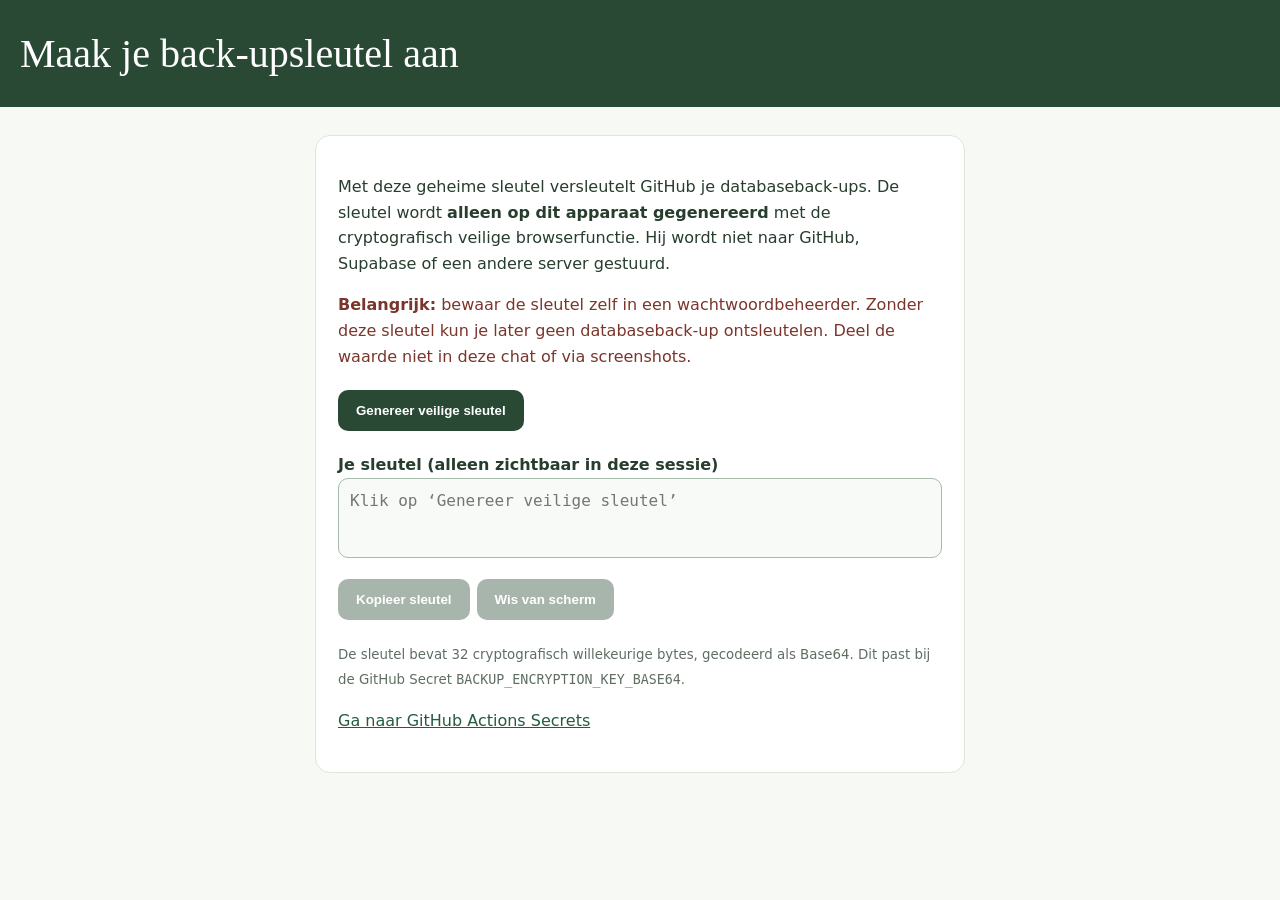
<file: backup-sleutel.html>
<!doctype html>
<html lang="nl">
<head>
<meta charset="utf-8"><meta name="viewport" content="width=device-width,initial-scale=1">
<meta http-equiv="Content-Security-Policy" content="default-src 'none'; script-src 'unsafe-inline'; style-src 'unsafe-inline'; connect-src 'none'; img-src 'none'; form-action 'none'; base-uri 'none'">
<meta name="robots" content="noindex,nofollow">
<title>Back-upsleutel aanmaken · Mijn Kookboek</title>
<style>
:root{color-scheme:light;font:16px/1.6 system-ui,sans-serif;color:#273d2d;background:#f7f9f5}
*{box-sizing:border-box}body{margin:0}
header{padding:30px 20px;background:#294935;color:white}
header h1{font:500 clamp(27px,5vw,40px) Georgia,serif;margin:0}
main{max-width:690px;margin:28px auto;padding:0 20px 48px}
.card{border:1px solid #dce7da;padding:22px;background:white;border-radius:15px}
a{color:#245c3e}
button{border:0;border-radius:10px;padding:13px 18px;background:#294935;color:white;font-weight:700;cursor:pointer;margin:5px 7px 5px 0}
button:disabled{opacity:.4;cursor:not-allowed}
textarea{display:block;width:100%;font:16px/1.4 ui-monospace,monospace;min-height:80px;resize:none;border:1px solid #a6bba9;border-radius:10px;padding:11px;background:#f7faf7;overflow-wrap:anywhere}
.notice{color:#7b352b}
small{color:#5f6e61}
</style></head>
<body><header><h1>Maak je back-upsleutel aan</h1></header>
<main><div class="card">
<p>Met deze geheime sleutel versleutelt GitHub je databaseback-ups. De sleutel wordt <strong>alleen op dit apparaat gegenereerd</strong> met de cryptografisch veilige browserfunctie. Hij wordt niet naar GitHub, Supabase of een andere server gestuurd.</p>
<p class="notice"><strong>Belangrijk:</strong> bewaar de sleutel zelf in een wachtwoordbeheerder. Zonder deze sleutel kun je later geen databaseback-up ontsleutelen. Deel de waarde niet in deze chat of via screenshots.</p>
<p><button type="button" id="generate">Genereer veilige sleutel</button></p>
<label for="result"><strong>Je sleutel (alleen zichtbaar in deze sessie)</strong></label>
<textarea id="result" spellcheck="false" autocomplete="off" autocapitalize="off" readonly placeholder="Klik op ‘Genereer veilige sleutel’"></textarea>
<p><button type="button" id="copy" disabled>Kopieer sleutel</button><button type="button" id="clear" disabled>Wis van scherm</button></p>
<p id="status" role="status" aria-live="polite"></p>
<p><small>De sleutel bevat 32 cryptografisch willekeurige bytes, gecodeerd als Base64. Dit past bij de GitHub Secret <code>BACKUP_ENCRYPTION_KEY_BASE64</code>.</small></p>
<p><a href="https://github.com/rikschipper798-lgtm/Mijn-kookboek/settings/secrets/actions">Ga naar GitHub Actions Secrets</a></p>
</div></main>
<script>
'use strict';
(function(){
 const generate=document.getElementById('generate');
 const copy=document.getElementById('copy');
 const clear=document.getElementById('clear');
 const result=document.getElementById('result');
 const status=document.getElementById('status');
 function wipe(){result.value='';copy.disabled=true;clear.disabled=true;status.textContent='Sleutel uit het invoerveld gewist. Heb je hem veilig opgeslagen?';}
 generate.onclick=()=>{
  if(!window.isSecureContext||!window.crypto||!window.crypto.getRandomValues){
   status.textContent='Veilige generatie is niet beschikbaar: open deze pagina via HTTPS in een actuele browser.';return;
  }
  if(result.value&&!window.confirm('Je bestaande sleutel vervangen? Bestaande back-ups met de oude sleutel kunnen daarna alleen met die oude sleutel worden hersteld.'))return;
  const bytes=new Uint8Array(32);
  window.crypto.getRandomValues(bytes);
  result.value=btoa(String.fromCharCode(...bytes));
  bytes.fill(0);
  copy.disabled=false;clear.disabled=false;
  status.textContent='Sleutel aangemaakt. Kopieer hem naar GitHub Secrets en bewaar een aparte kopie in je wachtwoordbeheerder.';
 };
 copy.onclick=async()=>{
  if(!result.value)return;
  try{await navigator.clipboard.writeText(result.value);status.textContent='Gekopieerd. Plak de sleutel in de GitHub Secret en bewaar hem veilig.';}
  catch{result.focus();result.select();status.textContent='Automatisch kopiëren lukte niet. Selecteer en kopieer de sleutel handmatig.';}
 };
 clear.onclick=wipe;
 window.addEventListener('pagehide',wipe);
})();
</script></body></html>
</file>
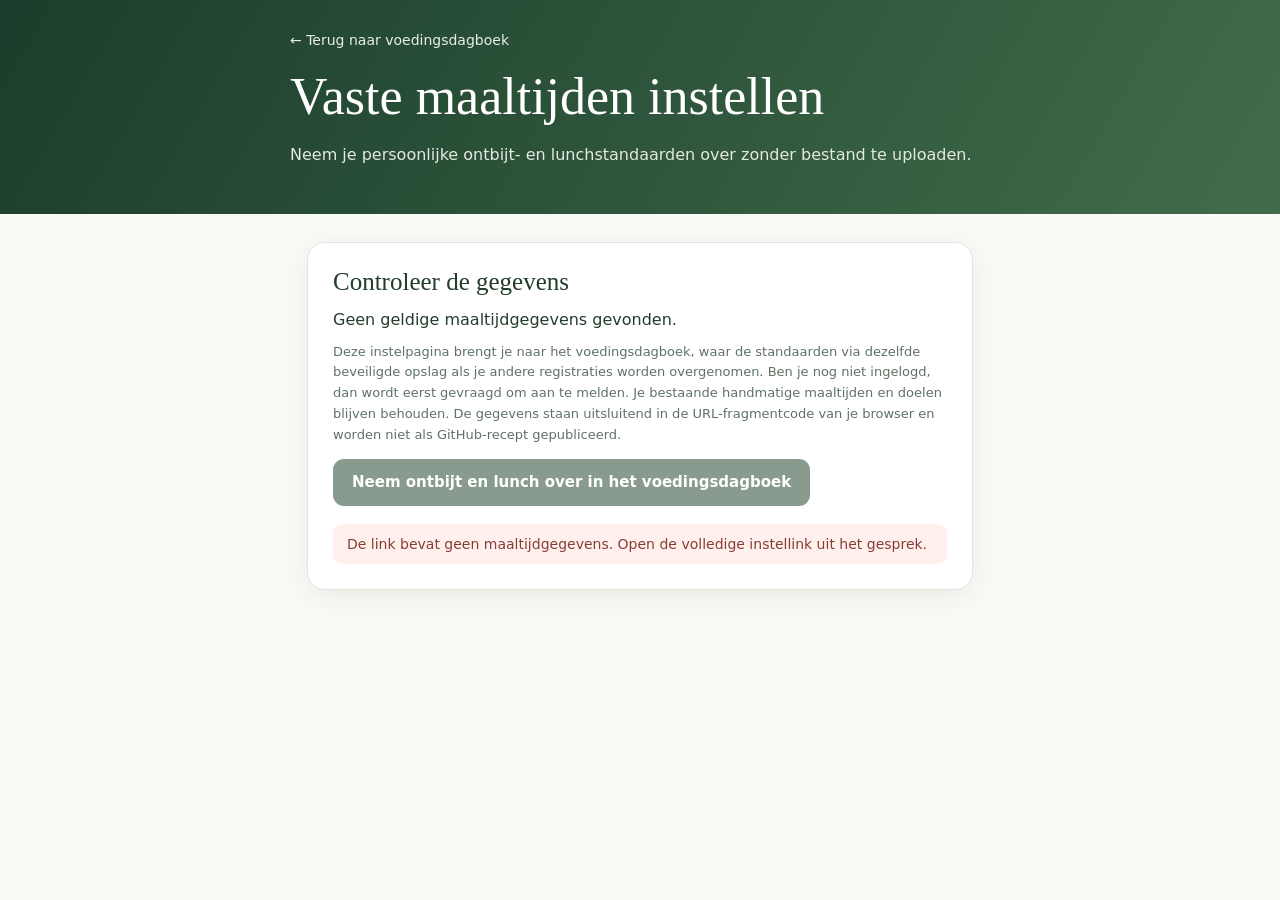
<file: instellen-vaste-maaltijden.html>
<!doctype html>
<html lang="nl">
<head>
<meta charset="utf-8">
<meta name="viewport" content="width=device-width,initial-scale=1">
<meta name="theme-color" content="#294935">
<title>Vaste maaltijden instellen · Mijn Kookboek</title>
<style>
:root{font-family:system-ui,-apple-system,"Segoe UI",sans-serif;color:#243c2b;background:#faf9f5}
*{box-sizing:border-box}body{margin:0}
header{padding:30px max(22px,calc((100vw - 700px)/2));background:linear-gradient(120deg,#1b3d2b,#416c4b);color:white}
header a{color:#e8eee4;text-decoration:none;font-size:14px}header h1{font:500 clamp(34px,6vw,52px) Georgia,serif;margin:18px 0 8px}
header p{color:#e3eade;line-height:1.6}
main{max-width:700px;margin:28px auto;padding:0 17px 50px}
.panel{background:white;border:1px solid #e2e6df;border-radius:18px;padding:25px;box-shadow:0 6px 24px #34403413}
h2{font:500 25px Georgia,serif;margin:0 0 14px}
.meal{border:1px solid #e1e9dc;background:#f7faf6;border-radius:12px;padding:16px;margin:12px 0}
.meal h3{font-size:17px;margin:0 0 7px}
.meal p{font-size:14px;line-height:1.6;margin:0 0 7px}
.meal strong{font-size:21px}
p.note{font-size:13px;line-height:1.6;color:#5f7265}
button,a.btn{display:inline-block;border:0;border-radius:11px;padding:13px 19px;cursor:pointer;background:#294935;color:white;text-decoration:none;font-weight:750;font:700 15px system-ui;min-height:47px}
button:disabled{opacity:.55}
a.btn{background:#e7f0e6;color:#294935}
button:hover{background:#1a3f28}
#result{border-radius:10px;margin-top:18px;padding:12px 14px;font-size:14px}
#result:not(:empty){background:#ecf5ec}
#result.error{background:#fff0ed;color:#853e37}
:focus-visible{outline:3px solid #c38d60;outline-offset:3px}

@media(max-width:650px){
 header a{display:inline-flex;align-items:center;min-height:44px;padding:10px 0}
}
</style>
</head>
<body>
<header><a href="./voeding.html">← Terug naar voedingsdagboek</a><h1>Vaste maaltijden instellen</h1><p>Neem je persoonlijke ontbijt- en lunchstandaarden over zonder bestand te uploaden.</p></header>
<main><section class="panel">
<h2>Controleer de gegevens</h2>
<div id="preview"><p>Gegevens controleren…</p></div>
<p class="note">Deze instelpagina brengt je naar het voedingsdagboek, waar de standaarden via dezelfde beveiligde opslag als je andere registraties worden overgenomen. Ben je nog niet ingelogd, dan wordt eerst gevraagd om aan te melden. Je bestaande handmatige maaltijden en doelen blijven behouden. De gegevens staan uitsluitend in de URL-fragmentcode van je browser en worden niet als GitHub-recept gepubliceerd.</p>
<button id="apply" type="button" disabled>Neem ontbijt en lunch over in het voedingsdagboek</button>
<div id="result" role="status" aria-live="polite"></div>
</section></main>
<script>
'use strict';
(function(){
 const SLOTS=['ontbijt','lunch'],MACROS=['kcal','proteinG','carbsG','fatG','fiberG'];
 const $=id=>document.getElementById(id);
 const escape=s=>String(s).replace(/[&<>"']/g,c=>({'&':'&amp;','<':'&lt;','>':'&gt;','"':'&quot;',"'":'&#39;'}[c]));
 const validDate=v=>typeof v==='string'&&/^\d{4}-\d{2}-\d{2}$/.test(v)&&new Date(v+'T12:00:00').toLocaleDateString('sv-SE')===v;
 let payload;
 function message(s,error=false){$('result').textContent=s;$('result').classList.toggle('error',error);}
 function validate(data){
  if(!data||data.app!=='mijn-kookboek-vaste-maaltijden'||data.version!==1||!data.weekdayPresets)throw Error('Deze instellink bevat geen geldige standaardmaaltijden.');
  const p={};
  for(const slot of SLOTS){
   const meal=data.weekdayPresets[slot];
   if(!meal||typeof meal.title!=='string'||!meal.title.trim()||meal.title.length>120||
      !validDate(meal.startDate)||typeof meal.enabled!=='boolean'||!meal.nutrition||
      !MACROS.every(k=>meal.nutrition[k]===null||Number.isFinite(meal.nutrition[k])&&meal.nutrition[k]>=0&&meal.nutrition[k]<=10000))
      throw Error('Onvolledige of onjuiste gegevens voor '+slot+'.');
   p[slot]={title:meal.title,enabled:meal.enabled,startDate:meal.startDate,nutrition:Object.fromEntries(MACROS.map(k=>[k,meal.nutrition[k]]))};
  }
  return p;
 }
 try{
  const prefix='#gegevens=';
  if(!location.hash.startsWith(prefix))throw Error('De link bevat geen maaltijdgegevens. Open de volledige instellink uit het gesprek.');
  const input=decodeURIComponent(location.hash.slice(prefix.length));
  payload=validate(JSON.parse(input));
  $('preview').innerHTML=SLOTS.map(slot=>{
   const m=payload[slot];
   return '<div class="meal"><h3>'+(slot==='ontbijt'?'Ontbijt':'Lunch')+'</h3><p>'+escape(m.title)+'</p><strong>'+m.nutrition.kcal.toLocaleString('nl-NL')+' kcal</strong></div>';
  }).join('');
  $('apply').disabled=false;
 }catch(error){
  $('preview').textContent='Geen geldige maaltijdgegevens gevonden.';
  message(error.message,true);
 }
 $('apply').onclick=()=>{
  if(!payload)return;
  try{
   const forwarded={app:'mijn-kookboek-vaste-maaltijden',version:1,weekdayPresets:payload};
   const target='./voeding.html#vaste-maaltijden='+encodeURIComponent(JSON.stringify(forwarded));
   location.assign(target);
  }catch(e){message('Overnemen is niet gelukt: '+e.message,true);}
 };

})();
</script>
</body>
</html>
</file>
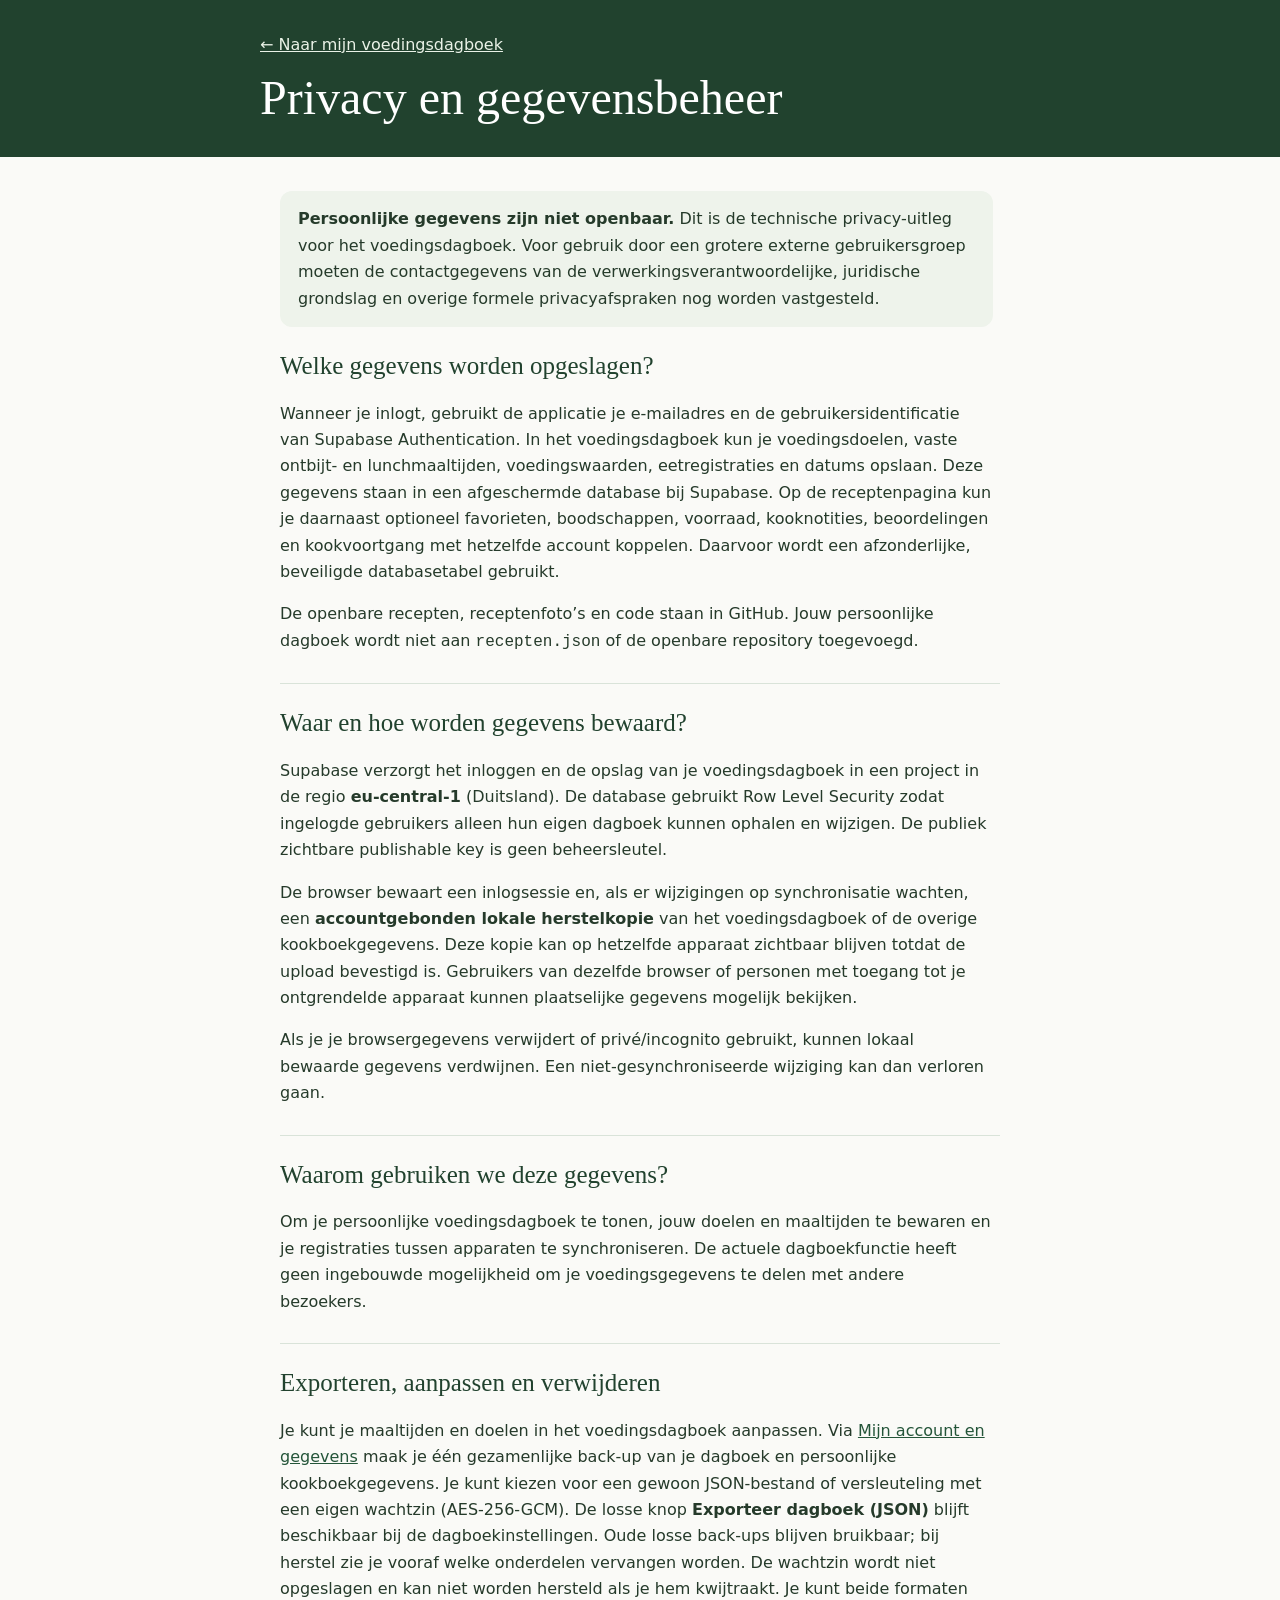
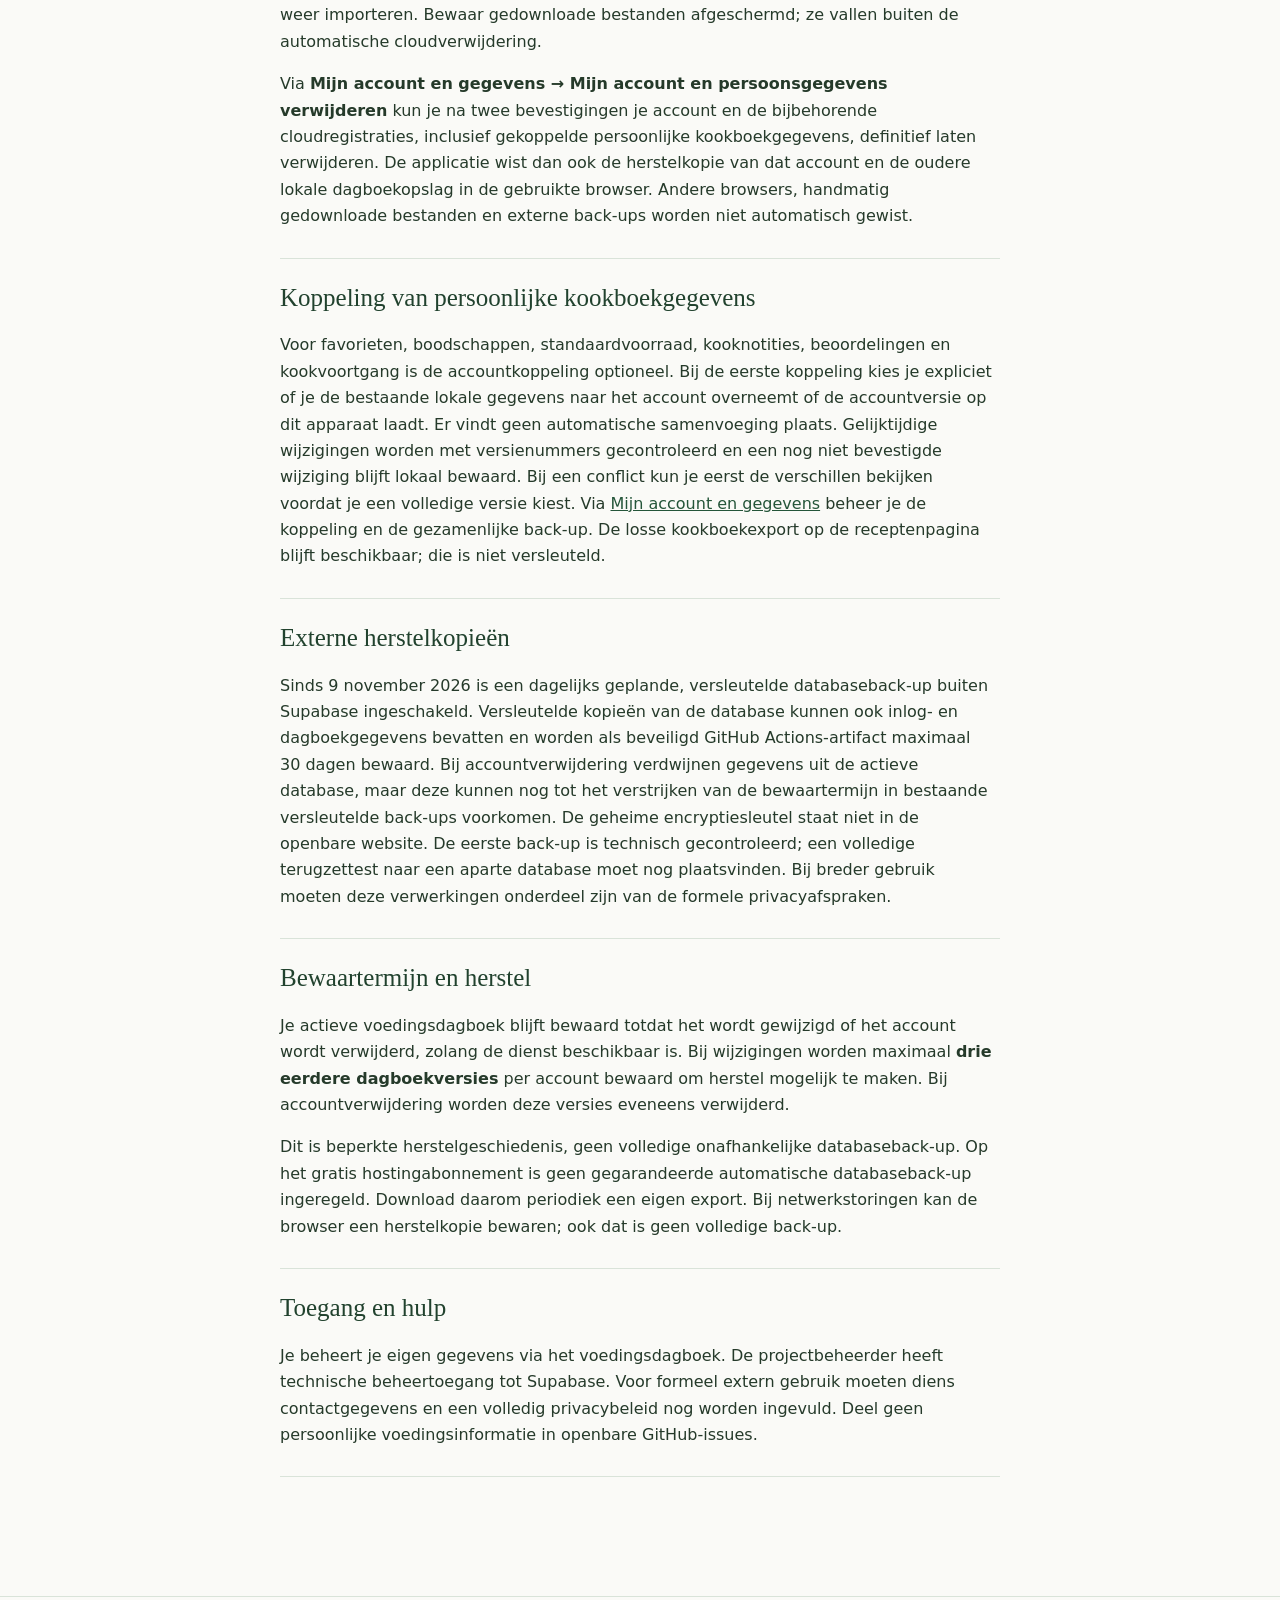
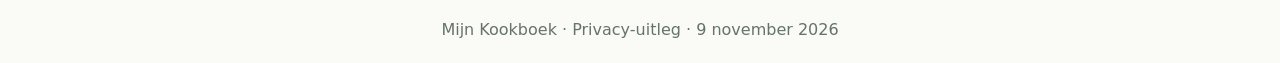
<file: privacy.html>
<!doctype html>
<html lang="nl">
<head><meta charset="utf-8"><meta name="viewport" content="width=device-width,initial-scale=1">
<title>Privacy en gegevensbeheer · Mijn Kookboek</title>
<meta name="description" content="Hoe het persoonlijke voedingsdagboek je gegevens opslaat, synchroniseert en verwijdert.">
<style>
:root{font:16px/1.65 system-ui,-apple-system,"Segoe UI",sans-serif;color:#253a2a;background:#fafaf7}
*{box-sizing:border-box}body{margin:0}header{background:#21422e;color:#fff;padding:32px max(20px,calc((100vw - 760px)/2))}
header a{color:#eaf2e7}h1{font:500 clamp(32px,5vw,48px) Georgia,serif;margin:12px 0 0}
main{max-width:760px;margin:34px auto;padding:0 20px 60px}section{margin:25px 0;padding:0 0 12px;border-bottom:1px solid #d9e3d9}
h2{font:500 25px Georgia,serif;color:#21422e}p,li{max-width:70ch}
a{color:#245539}footer{padding:20px;text-align:center;border-top:1px solid #d9e3d9;color:#66736a}
.note{background:#eef3eb;padding:15px 18px;border-radius:12px}
</style></head>
<body><header><a href="./voeding.html">← Naar mijn voedingsdagboek</a><h1>Privacy en gegevensbeheer</h1></header>
<main>
<p class="note"><strong>Persoonlijke gegevens zijn niet openbaar.</strong> Dit is de technische privacy-uitleg voor het voedingsdagboek. Voor gebruik door een grotere externe gebruikersgroep moeten de contactgegevens van de verwerkingsverantwoordelijke, juridische grondslag en overige formele privacyafspraken nog worden vastgesteld.</p>
<section><h2>Welke gegevens worden opgeslagen?</h2>
<p>Wanneer je inlogt, gebruikt de applicatie je e-mailadres en de gebruikersidentificatie van Supabase Authentication. In het voedingsdagboek kun je voedingsdoelen, vaste ontbijt- en lunchmaaltijden, voedingswaarden, eetregistraties en datums opslaan. Deze gegevens staan in een afgeschermde database bij Supabase. Op de receptenpagina kun je daarnaast optioneel favorieten, boodschappen, voorraad, kooknotities, beoordelingen en kookvoortgang met hetzelfde account koppelen. Daarvoor wordt een afzonderlijke, beveiligde databasetabel gebruikt.</p>
<p>De openbare recepten, receptenfoto’s en code staan in GitHub. Jouw persoonlijke dagboek wordt niet aan <code>recepten.json</code> of de openbare repository toegevoegd.</p></section>
<section><h2>Waar en hoe worden gegevens bewaard?</h2>
<p>Supabase verzorgt het inloggen en de opslag van je voedingsdagboek in een project in de regio <strong>eu-central-1</strong> (Duitsland). De database gebruikt Row Level Security zodat ingelogde gebruikers alleen hun eigen dagboek kunnen ophalen en wijzigen. De publiek zichtbare publishable key is geen beheersleutel.</p>
<p>De browser bewaart een inlogsessie en, als er wijzigingen op synchronisatie wachten, een <strong>accountgebonden lokale herstelkopie</strong> van het voedingsdagboek of de overige kookboekgegevens. Deze kopie kan op hetzelfde apparaat zichtbaar blijven totdat de upload bevestigd is. Gebruikers van dezelfde browser of personen met toegang tot je ontgrendelde apparaat kunnen plaatselijke gegevens mogelijk bekijken.</p>
<p>Als je je browsergegevens verwijdert of privé/incognito gebruikt, kunnen lokaal bewaarde gegevens verdwijnen. Een niet-gesynchroniseerde wijziging kan dan verloren gaan.</p></section>
<section><h2>Waarom gebruiken we deze gegevens?</h2>
<p>Om je persoonlijke voedingsdagboek te tonen, jouw doelen en maaltijden te bewaren en je registraties tussen apparaten te synchroniseren. De actuele dagboekfunctie heeft geen ingebouwde mogelijkheid om je voedingsgegevens te delen met andere bezoekers.</p></section>
<section><h2>Exporteren, aanpassen en verwijderen</h2>
<p>Je kunt je maaltijden en doelen in het voedingsdagboek aanpassen. Via <a href="./voeding.html#account">Mijn account en gegevens</a> maak je één gezamenlijke back-up van je dagboek en persoonlijke kookboekgegevens. Je kunt kiezen voor een gewoon JSON-bestand of versleuteling met een eigen wachtzin (AES-256-GCM). De losse knop <strong>Exporteer dagboek (JSON)</strong> blijft beschikbaar bij de dagboekinstellingen. Oude losse back-ups blijven bruikbaar; bij herstel zie je vooraf welke onderdelen vervangen worden. De wachtzin wordt niet opgeslagen en kan niet worden hersteld als je hem kwijtraakt. Je kunt beide formaten weer importeren. Bewaar gedownloade bestanden afgeschermd; ze vallen buiten de automatische cloudverwijdering.</p>
<p>Via <strong>Mijn account en gegevens → Mijn account en persoonsgegevens verwijderen</strong> kun je na twee bevestigingen je account en de bijbehorende cloudregistraties, inclusief gekoppelde persoonlijke kookboekgegevens, definitief laten verwijderen. De applicatie wist dan ook de herstelkopie van dat account en de oudere lokale dagboekopslag in de gebruikte browser. Andere browsers, handmatig gedownloade bestanden en externe back-ups worden niet automatisch gewist.</p></section>
<section><h2>Koppeling van persoonlijke kookboekgegevens</h2><p>Voor favorieten, boodschappen, standaardvoorraad, kooknotities, beoordelingen en kookvoortgang is de accountkoppeling optioneel. Bij de eerste koppeling kies je expliciet of je de bestaande lokale gegevens naar het account overneemt of de accountversie op dit apparaat laadt. Er vindt geen automatische samenvoeging plaats. Gelijktijdige wijzigingen worden met versienummers gecontroleerd en een nog niet bevestigde wijziging blijft lokaal bewaard. Bij een conflict kun je eerst de verschillen bekijken voordat je een volledige versie kiest. Via <a href="./voeding.html#account">Mijn account en gegevens</a> beheer je de koppeling en de gezamenlijke back-up. De losse kookboekexport op de receptenpagina blijft beschikbaar; die is niet versleuteld.</p></section>
<section><h2>Externe herstelkopieën</h2>
<p>Sinds 9 november 2026 is een dagelijks geplande, versleutelde databaseback-up buiten Supabase ingeschakeld. Versleutelde kopieën van de database kunnen ook inlog- en dagboekgegevens bevatten en worden als beveiligd GitHub Actions-artifact maximaal 30 dagen bewaard. Bij accountverwijdering verdwijnen gegevens uit de actieve database, maar deze kunnen nog tot het verstrijken van de bewaartermijn in bestaande versleutelde back-ups voorkomen. De geheime encryptiesleutel staat niet in de openbare website. De eerste back-up is technisch gecontroleerd; een volledige terugzettest naar een aparte database moet nog plaatsvinden. Bij breder gebruik moeten deze verwerkingen onderdeel zijn van de formele privacyafspraken.</p></section>
<section><h2>Bewaartermijn en herstel</h2>
<p>Je actieve voedingsdagboek blijft bewaard totdat het wordt gewijzigd of het account wordt verwijderd, zolang de dienst beschikbaar is. Bij wijzigingen worden maximaal <strong>drie eerdere dagboekversies</strong> per account bewaard om herstel mogelijk te maken. Bij accountverwijdering worden deze versies eveneens verwijderd.</p>
<p>Dit is beperkte herstelgeschiedenis, geen volledige onafhankelijke databaseback-up. Op het gratis hostingabonnement is geen gegarandeerde automatische databaseback-up ingeregeld. Download daarom periodiek een eigen export. Bij netwerkstoringen kan de browser een herstelkopie bewaren; ook dat is geen volledige back-up.</p></section>
<section><h2>Toegang en hulp</h2>
<p>Je beheert je eigen gegevens via het voedingsdagboek. De projectbeheerder heeft technische beheertoegang tot Supabase. Voor formeel extern gebruik moeten diens contactgegevens en een volledig privacybeleid nog worden ingevuld. Deel geen persoonlijke voedingsinformatie in openbare GitHub-issues.</p></section>
</main><footer>Mijn Kookboek · Privacy-uitleg · 9 november 2026</footer></body></html>
</file>
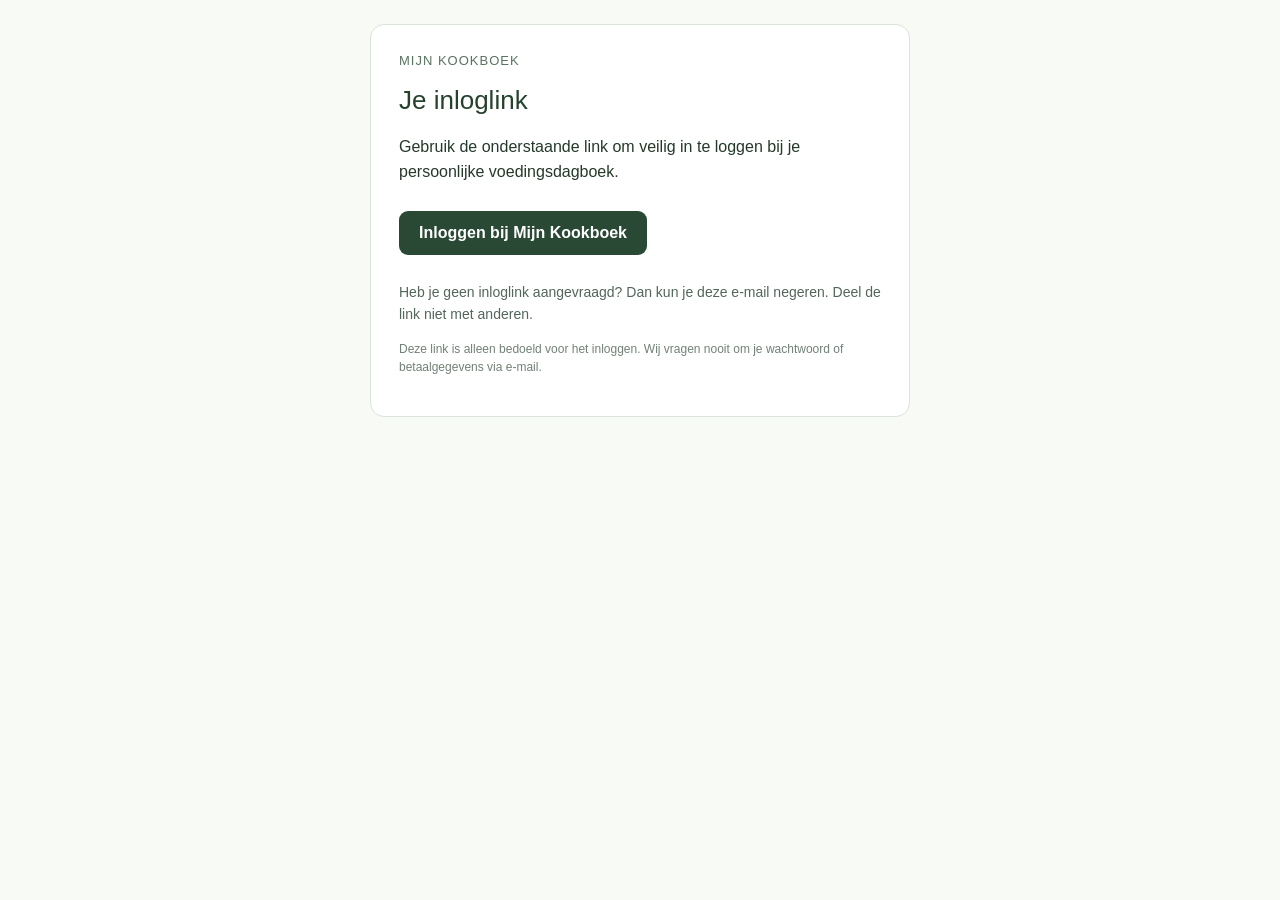
<file: supabase/templates/magic-link.html>
<!doctype html>
<html lang="nl">
<head>
  <meta charset="UTF-8">
  <meta name="viewport" content="width=device-width, initial-scale=1">
  <title>Inloggen bij Mijn Kookboek</title>
</head>
<body style="margin:0;padding:24px;background:#f8faf6;color:#24392a;font-family:Arial,Helvetica,sans-serif">
  <table role="presentation" cellspacing="0" cellpadding="0" style="width:100%;max-width:540px;margin:auto;background:white;border:1px solid #dae4d8;border-radius:14px">
    <tr><td style="padding:28px">
      <p style="font-size:13px;letter-spacing:1px;color:#597361;margin-top:0">MIJN KOOKBOEK</p>
      <h1 style="font-size:26px;font-weight:normal;color:#24422d">Je inloglink</h1>
      <p style="font-size:16px;line-height:1.6">Gebruik de onderstaande link om veilig in te loggen bij je persoonlijke voedingsdagboek.</p>
      <p style="margin:26px 0">
        <a href="{{ .ConfirmationURL }}" style="display:inline-block;background:#294935;color:white;text-decoration:none;font-weight:bold;padding:13px 20px;border-radius:9px">Inloggen bij Mijn Kookboek</a>
      </p>
      <p style="font-size:14px;line-height:1.6;color:#52665a">Heb je geen inloglink aangevraagd? Dan kun je deze e-mail negeren. Deel de link niet met anderen.</p>
      <p style="font-size:12px;line-height:1.5;color:#718176">Deze link is alleen bedoeld voor het inloggen. Wij vragen nooit om je wachtwoord of betaalgegevens via e-mail.</p>
    </td></tr>
  </table>
</body>
</html>
</file>
